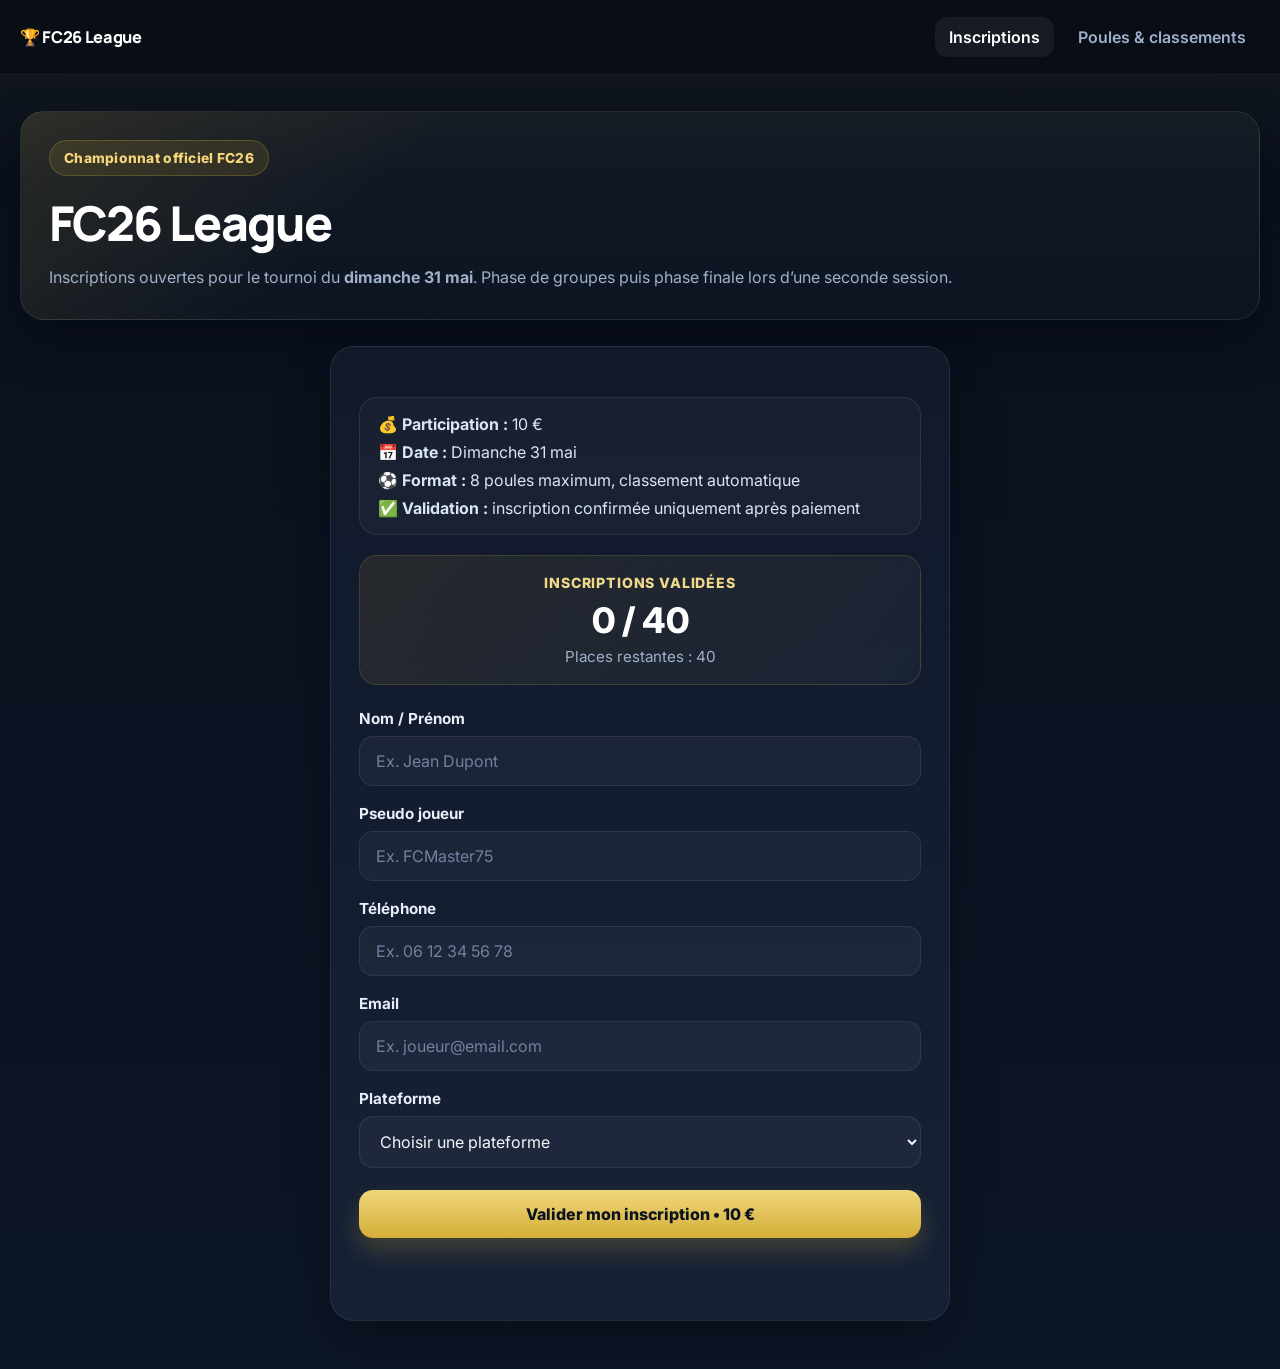
<file: index.html>
<!DOCTYPE html>
<html lang="fr">
<head>
  <meta charset="UTF-8" />
  <meta name="viewport" content="width=device-width, initial-scale=1.0" />
  <title>FC26 League - Inscriptions</title>
  <link rel="stylesheet" href="/style.css" />
</head>
<body>
  <nav class="site-nav">
    <div class="nav-inner">
      <a href="/" class="nav-brand">🏆 FC26 League</a>
      <div class="nav-links">
        <a href="/" class="nav-link active">Inscriptions</a>
        <a href="/groups.html" class="nav-link">Poules & classements</a>
      </div>
    </div>
  </nav>

  <main class="container">
    <section class="page-hero">
      <div class="badge">Championnat officiel FC26</div>
      <h1>FC26 League</h1>
      <p class="subtitle">
        Inscriptions ouvertes pour le tournoi du <strong>dimanche 31 mai</strong>.
        Phase de groupes puis phase finale lors d’une seconde session.
      </p>
    </section>

    <section class="card">
      <div class="info-box">
        <p><strong>💰 Participation :</strong> 10 €</p>
        <p><strong>📅 Date :</strong> Dimanche 31 mai</p>
        <p><strong>⚽ Format :</strong> 8 poules maximum, classement automatique</p>
        <p><strong>✅ Validation :</strong> inscription confirmée uniquement après paiement</p>
      </div>

      <div class="live-counter" id="liveCounter">
        <div class="live-counter-label">Inscriptions validées</div>
        <div class="live-counter-value">
          <span id="paidCount">0</span> / <span id="maxPlayers">40</span>
        </div>
        <div class="live-counter-subtext">
          Places restantes : <span id="remainingSpots">40</span>
        </div>
      </div>

      <form id="registrationForm">
        <label for="nomPrenom">Nom / Prénom</label>
        <input type="text" id="nomPrenom" name="nomPrenom" placeholder="Ex. Jean Dupont" required />

        <label for="pseudo">Pseudo joueur</label>
        <input type="text" id="pseudo" name="pseudo" placeholder="Ex. FCMaster75" required />

        <label for="telephone">Téléphone</label>
        <input type="tel" id="telephone" name="telephone" placeholder="Ex. 06 12 34 56 78" required />

        <label for="email">Email</label>
        <input type="email" id="email" name="email" placeholder="Ex. joueur@email.com" required />

        <label for="console">Plateforme</label>
        <select id="console" name="console" required>
          <option value="">Choisir une plateforme</option>

          <optgroup label="PlayStation">
            <option value="PS5">PS5</option>
            <option value="PS4">PS4</option>
          </optgroup>

          <optgroup label="Xbox">
            <option value="Xbox Series X">Xbox Series X</option>
            <option value="Xbox Series S">Xbox Series S</option>
            <option value="Xbox One X">Xbox One X</option>
            <option value="Xbox One S">Xbox One S</option>
            <option value="Xbox One">Xbox One</option>
          </optgroup>

          <optgroup label="PC">
            <option value="PC">PC</option>
          </optgroup>
        </select>

        <button type="submit" id="payBtn">Valider mon inscription • 10 €</button>
        <p id="statusMessage"></p>
      </form>
    </section>
  </main>

  <script src="/app.js"></script>
</body>
</html>
</file>
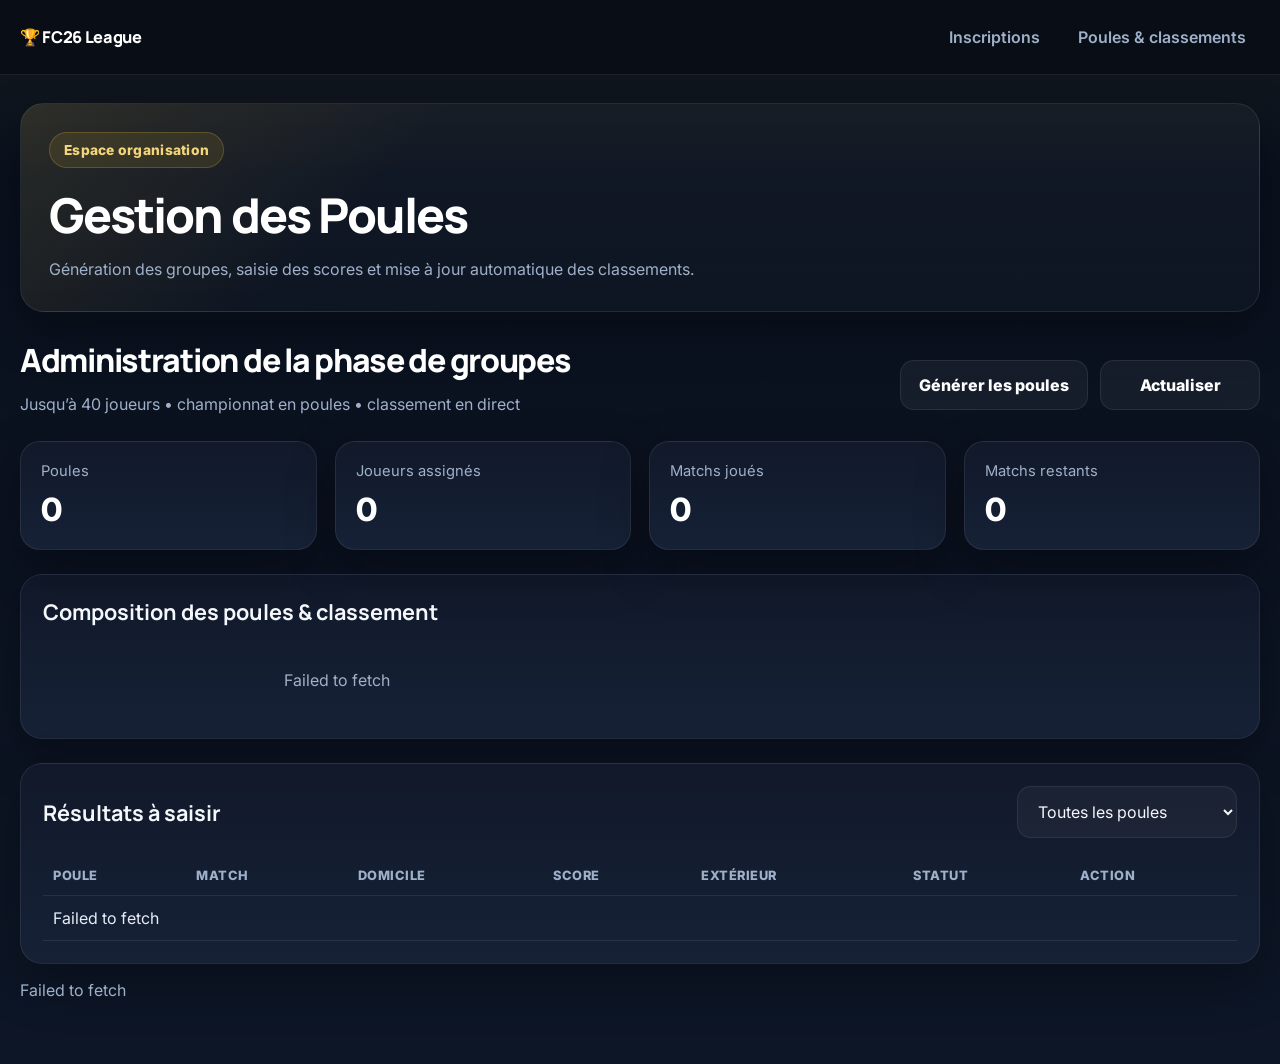
<file: admin-groups.html>
<!DOCTYPE html>
<html lang="fr">
<head>
  <meta charset="UTF-8" />
  <meta name="viewport" content="width=device-width, initial-scale=1.0" />
  <title>Admin League - Gestion des poules</title>
  <link rel="stylesheet" href="/style.css" />
</head>
<body>
  <nav class="site-nav">
    <div class="nav-inner">
      <a href="/" class="nav-brand">🏆 FC26 League</a>
      <div class="nav-links">
        <a href="/" class="nav-link">Inscriptions</a>
        <a href="/groups.html" class="nav-link">Poules & classements</a>
      </div>
    </div>
  </nav>

  <main class="container admin-container">
    <section class="page-hero">
      <div class="badge">Espace organisation</div>
      <h1>Gestion des Poules</h1>
      <p class="subtitle">
        Génération des groupes, saisie des scores et mise à jour automatique des classements.
      </p>
    </section>

    <section class="admin-shell">
      <div class="admin-topbar">
        <div>
          <h2 class="admin-title" style="font-size:2rem;">Administration de la phase de groupes</h2>
          <p class="subtitle">Jusqu’à 40 joueurs • championnat en poules • classement en direct</p>
        </div>

        <div style="display:flex; gap:12px; flex-wrap:wrap;">
          <button id="generateGroupsBtn" class="secondary-btn">Générer les poules</button>
          <button id="refreshGroupsBtn" class="secondary-btn">Actualiser</button>
        </div>
      </div>

      <section class="stats-grid">
        <div class="stat-card">
          <span class="stat-label">Poules</span>
          <strong class="stat-value" id="groupsCount">0</strong>
        </div>

        <div class="stat-card">
          <span class="stat-label">Joueurs assignés</span>
          <strong class="stat-value" id="playersAssigned">0</strong>
        </div>

        <div class="stat-card">
          <span class="stat-label">Matchs joués</span>
          <strong class="stat-value" id="playedMatches">0</strong>
        </div>

        <div class="stat-card">
          <span class="stat-label">Matchs restants</span>
          <strong class="stat-value" id="remainingMatches">0</strong>
        </div>
      </section>

      <section class="panel" style="margin-bottom:24px;">
        <div class="panel-head">
          <h2>Composition des poules & classement</h2>
        </div>
        <div id="groupsStandingsContainer" class="groups-grid">
          <div class="empty-cell">Chargement...</div>
        </div>
      </section>

      <section class="panel">
        <div class="panel-head">
          <h2>Résultats à saisir</h2>
          <select id="groupFilter" class="search-input" style="max-width:220px;">
            <option value="">Toutes les poules</option>
            <option value="A">Poule A</option>
            <option value="B">Poule B</option>
            <option value="C">Poule C</option>
            <option value="D">Poule D</option>
            <option value="E">Poule E</option>
            <option value="F">Poule F</option>
            <option value="G">Poule G</option>
            <option value="H">Poule H</option>
          </select>
        </div>

        <div class="table-wrap">
          <table class="players-table">
            <thead>
              <tr>
                <th>Poule</th>
                <th>Match</th>
                <th>Domicile</th>
                <th>Score</th>
                <th>Extérieur</th>
                <th>Statut</th>
                <th>Action</th>
              </tr>
            </thead>
            <tbody id="groupMatchesTableBody">
              <tr>
                <td colspan="7" class="empty-cell">Chargement des matchs...</td>
              </tr>
            </tbody>
          </table>
        </div>
      </section>

      <p id="adminGroupsStatus" style="margin-top:16px; color:#9fb0c9;"></p>
    </section>
  </main>

  <script src="/admin-groups.js"></script>
</body>
</html>
</file>
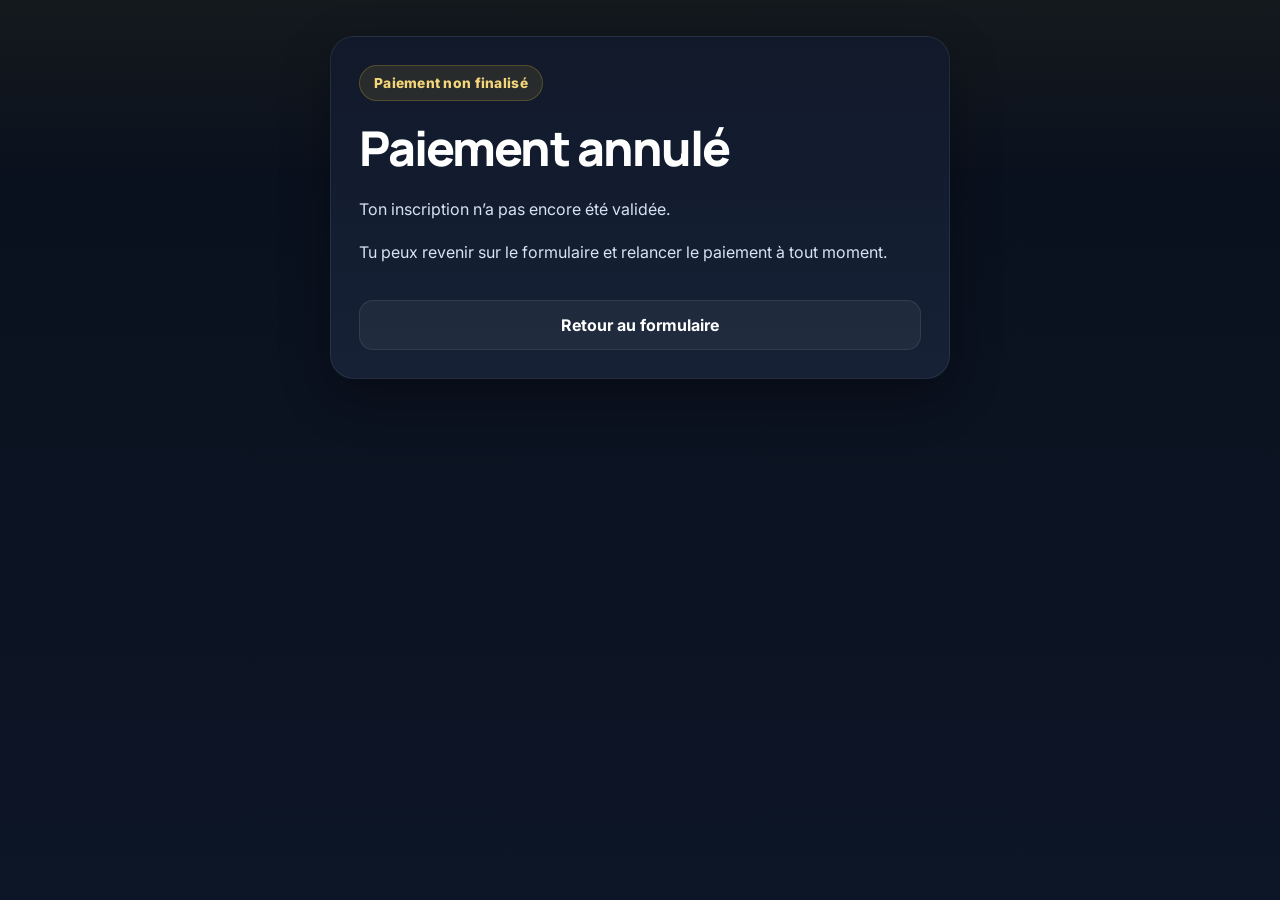
<file: cancel.html>
<!DOCTYPE html>
<html lang="fr">
<head>
  <meta charset="UTF-8" />
  <meta name="viewport" content="width=device-width, initial-scale=1.0" />
  <title>Paiement annulé</title>
  <link rel="stylesheet" href="/style.css" />
</head>
<body>
  <main class="container">
    <section class="card cancel-state">
      <div class="badge">Paiement non finalisé</div>
      <h1>Paiement annulé</h1>
      <p>Ton inscription n’a pas encore été validée.</p>
      <p>Tu peux revenir sur le formulaire et relancer le paiement à tout moment.</p>
      <a class="back-link" href="/">Retour au formulaire</a>
    </section>
  </main>
</body>
</html>
</file>
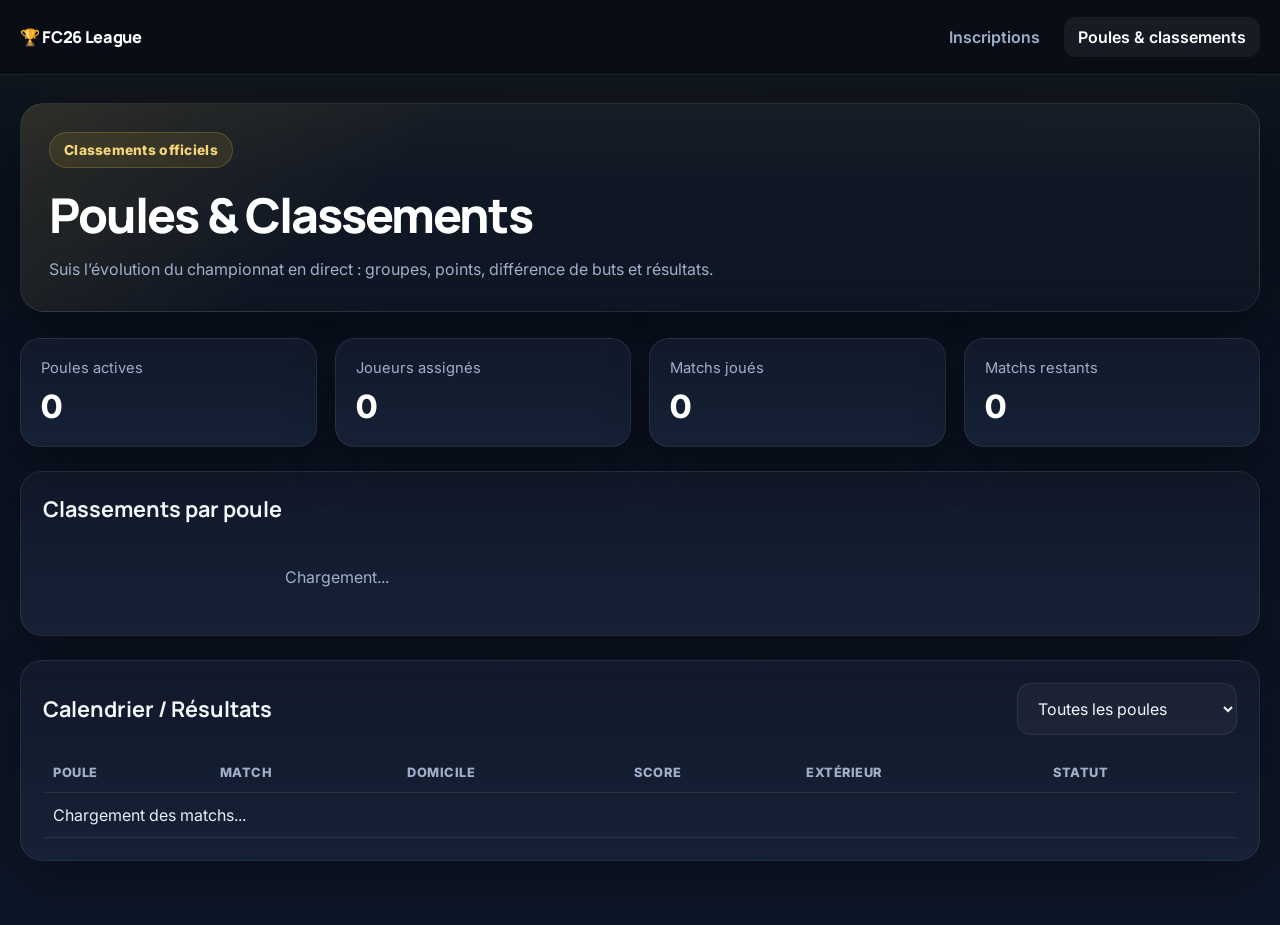
<file: groups.html>
<!DOCTYPE html>
<html lang="fr">
<head>
  <meta charset="UTF-8" />
  <meta name="viewport" content="width=device-width, initial-scale=1.0" />
  <title>FC26 League - Poules & Classements</title>
  <link rel="stylesheet" href="/style.css" />
</head>
<body>
  <nav class="site-nav">
    <div class="nav-inner">
      <a href="/" class="nav-brand">🏆 FC26 League</a>
      <div class="nav-links">
        <a href="/" class="nav-link">Inscriptions</a>
        <a href="/groups.html" class="nav-link active">Poules & classements</a>
      </div>
    </div>
  </nav>

  <main class="container public-page">
    <section class="page-hero">
      <div class="badge">Classements officiels</div>
      <h1>Poules & Classements</h1>
      <p class="subtitle">
        Suis l’évolution du championnat en direct : groupes, points, différence de buts et résultats.
      </p>
    </section>

    <section class="stats-grid">
      <div class="stat-card">
        <span class="stat-label">Poules actives</span>
        <strong class="stat-value" id="publicGroupsCount">0</strong>
      </div>

      <div class="stat-card">
        <span class="stat-label">Joueurs assignés</span>
        <strong class="stat-value" id="publicPlayersCount">0</strong>
      </div>

      <div class="stat-card">
        <span class="stat-label">Matchs joués</span>
        <strong class="stat-value" id="publicPlayedMatches">0</strong>
      </div>

      <div class="stat-card">
        <span class="stat-label">Matchs restants</span>
        <strong class="stat-value" id="publicRemainingMatches">0</strong>
      </div>
    </section>

    <section class="panel" style="margin-bottom:24px;">
      <div class="panel-head">
        <h2>Classements par poule</h2>
      </div>
      <div id="publicGroupsContainer" class="groups-grid">
        <div class="empty-cell">Chargement...</div>
      </div>
    </section>

    <section class="panel">
      <div class="panel-head">
        <h2>Calendrier / Résultats</h2>
        <select id="publicGroupFilter" class="search-input" style="max-width:220px;">
          <option value="">Toutes les poules</option>
          <option value="A">Poule A</option>
          <option value="B">Poule B</option>
          <option value="C">Poule C</option>
          <option value="D">Poule D</option>
          <option value="E">Poule E</option>
          <option value="F">Poule F</option>
          <option value="G">Poule G</option>
          <option value="H">Poule H</option>
        </select>
      </div>

      <div class="table-wrap">
        <table class="players-table">
          <thead>
            <tr>
              <th>Poule</th>
              <th>Match</th>
              <th>Domicile</th>
              <th>Score</th>
              <th>Extérieur</th>
              <th>Statut</th>
            </tr>
          </thead>
          <tbody id="publicMatchesTableBody">
            <tr>
              <td colspan="6" class="empty-cell">Chargement des matchs...</td>
            </tr>
          </tbody>
        </table>
      </div>
    </section>

    <p id="publicStatus" style="margin-top:16px; color:#9fb0c9;"></p>
  </main>

  <script src="/groups.js"></script>
</body>
</html>
</file>
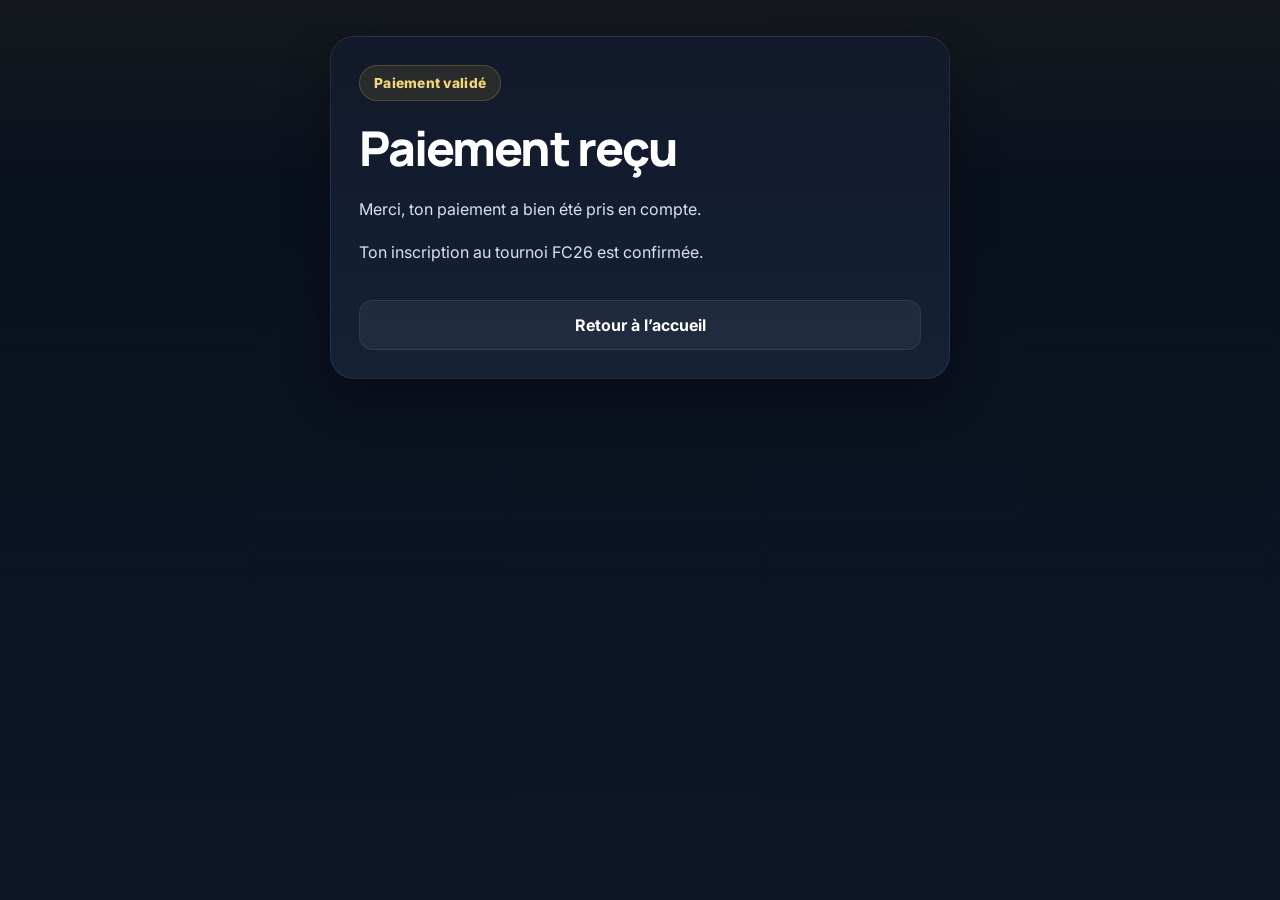
<file: success.html>
<!DOCTYPE html>
<html lang="fr">
<head>
  <meta charset="UTF-8" />
  <meta name="viewport" content="width=device-width, initial-scale=1.0" />
  <title>Paiement reçu</title>
  <link rel="stylesheet" href="/style.css" />
</head>
<body>
  <main class="container">
    <section class="card success-state">
      <div class="badge">Paiement validé</div>
      <h1>Paiement reçu</h1>
      <p>Merci, ton paiement a bien été pris en compte.</p>
      <p>Ton inscription au tournoi FC26 est confirmée.</p>
      <a class="back-link" href="/">Retour à l’accueil</a>
    </section>
  </main>
</body>
</html>
</file>
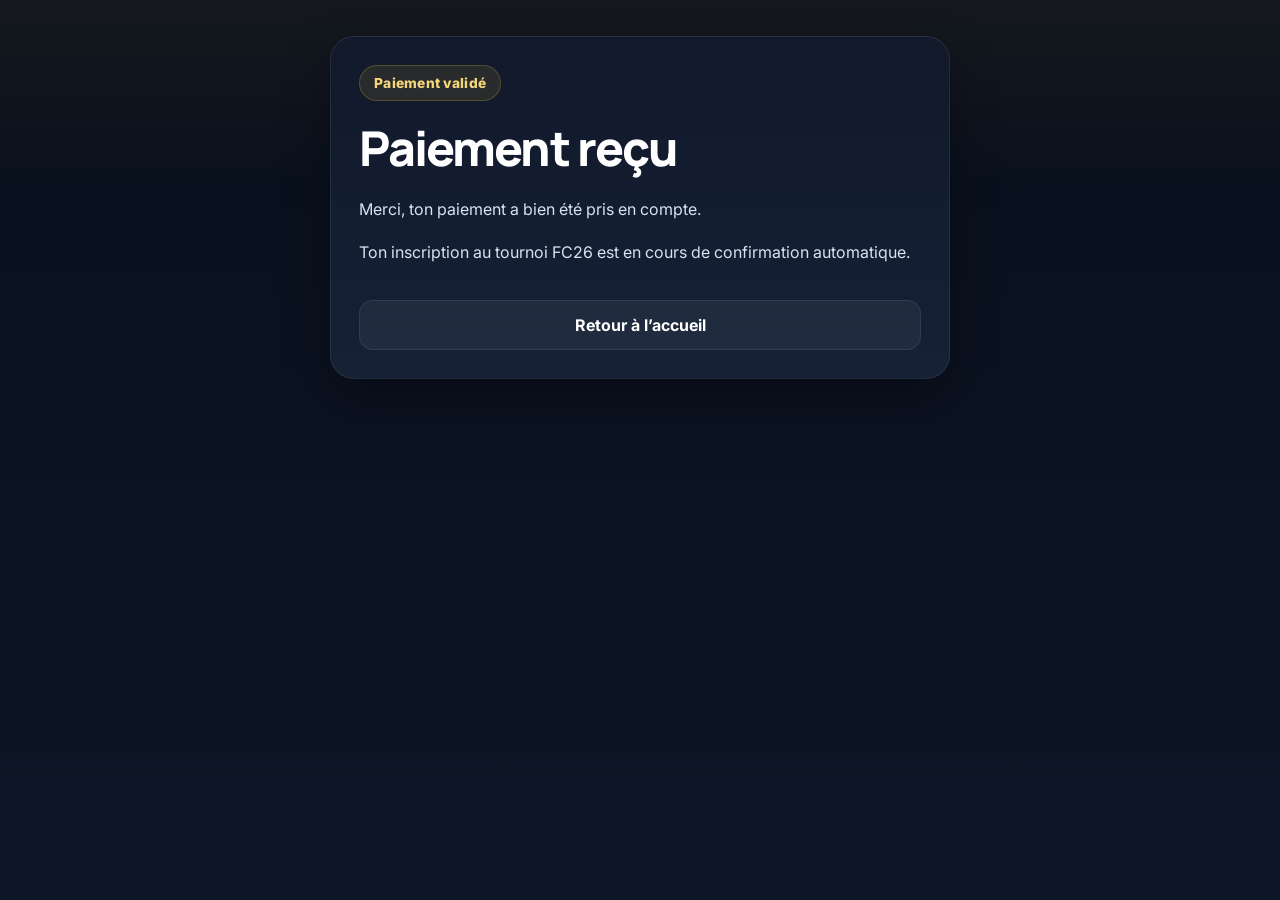
<file: sucess.html>
<!DOCTYPE html>
<html lang="fr">
<head>
  <meta charset="UTF-8" />
  <meta name="viewport" content="width=device-width, initial-scale=1.0" />
  <title>Paiement reçu</title>
  <link rel="stylesheet" href="/style.css" />
</head>
<body>
  <main class="container">
    <section class="card success-state">
      <div class="badge">Paiement validé</div>
      <h1>Paiement reçu</h1>
      <p>Merci, ton paiement a bien été pris en compte.</p>
      <p>Ton inscription au tournoi FC26 est en cours de confirmation automatique.</p>
      <a class="back-link" href="/">Retour à l’accueil</a>
    </section>
  </main>
</body>
</html>
</file>
<file: style.css>
@import url('https://fonts.googleapis.com/css2?family=Inter:wght@400;500;600;700;800&family=Manrope:wght@700;800&display=swap');

:root {
  --bg: #0b1220;
  --bg-soft: #121a2b;
  --panel: #11192a;
  --panel-2: #162136;
  --line: rgba(255, 255, 255, 0.08);
  --text: #f4f7fb;
  --muted: #9fb0c9;
  --accent: #d4af37;
  --accent-dark: #9b7c1f;
  --success: #22c55e;
  --danger: #ef4444;
  --info: #3b82f6;
  --shadow: 0 18px 50px rgba(0, 0, 0, 0.32);
  --radius-xl: 24px;
  --radius-lg: 18px;
  --radius-md: 14px;
  --container: 1240px;
}

* {
  box-sizing: border-box;
}

html {
  scroll-behavior: smooth;
}

body {
  margin: 0;
  font-family: 'Inter', sans-serif;
  background:
    linear-gradient(180deg, rgba(212, 175, 55, 0.06), transparent 180px),
    linear-gradient(180deg, #09101c 0%, #0b1220 45%, #0d1627 100%);
  color: var(--text);
  min-height: 100vh;
}

a {
  color: inherit;
  text-decoration: none;
}

.site-nav {
  position: sticky;
  top: 0;
  z-index: 100;
  backdrop-filter: blur(12px);
  -webkit-backdrop-filter: blur(12px);
  background: rgba(8, 12, 22, 0.84);
  border-bottom: 1px solid var(--line);
}

.nav-inner {
  width: min(var(--container), calc(100% - 32px));
  margin: 0 auto;
  min-height: 74px;
  display: flex;
  align-items: center;
  justify-content: space-between;
  gap: 16px;
}

.nav-brand {
  font-family: 'Manrope', sans-serif;
  font-size: 1.02rem;
  font-weight: 800;
  color: #fff;
  letter-spacing: -0.02em;
}

.nav-links {
  display: flex;
  align-items: center;
  gap: 10px;
}

.nav-link {
  padding: 10px 14px;
  border-radius: 12px;
  color: var(--muted);
  font-weight: 600;
  transition: 0.2s ease;
}

.nav-link:hover,
.nav-link.active {
  color: #fff;
  background: rgba(255, 255, 255, 0.06);
}

.container {
  width: min(var(--container), calc(100% - 32px));
  margin: 0 auto;
  padding: 36px 0 48px;
}

.page-hero {
  margin-bottom: 26px;
  padding: 28px;
  border: 1px solid var(--line);
  border-radius: var(--radius-xl);
  background:
    linear-gradient(135deg, rgba(212, 175, 55, 0.12), transparent 30%),
    linear-gradient(180deg, rgba(255,255,255,0.04), rgba(255,255,255,0.02));
  box-shadow: var(--shadow);
}

.page-hero h1,
.admin-title,
.card h1 {
  margin: 0;
  font-family: 'Manrope', sans-serif;
  font-size: clamp(2rem, 4vw, 3rem);
  font-weight: 800;
  letter-spacing: -0.04em;
  color: #fff;
}

.subtitle {
  margin: 10px 0 0;
  color: var(--muted);
  font-size: 1rem;
  line-height: 1.6;
}

.badge {
  display: inline-flex;
  align-items: center;
  gap: 8px;
  margin-bottom: 14px;
  padding: 9px 14px;
  border-radius: 999px;
  background: rgba(212, 175, 55, 0.12);
  border: 1px solid rgba(212, 175, 55, 0.25);
  color: #f3d57a;
  font-size: 0.86rem;
  font-weight: 800;
  letter-spacing: 0.02em;
}

.card,
.panel,
.stat-card,
.group-card {
  border: 1px solid var(--line);
  background: linear-gradient(180deg, var(--panel), var(--panel-2));
  box-shadow: var(--shadow);
}

.card {
  max-width: 620px;
  margin: 0 auto;
  padding: 28px;
  border-radius: var(--radius-xl);
}

.info-box {
  margin-top: 22px;
  padding: 16px 18px;
  border-radius: var(--radius-lg);
  background: rgba(255,255,255,0.03);
  border: 1px solid var(--line);
}

.info-box p {
  margin: 0 0 8px;
  color: #dbe4f2;
}

.info-box p:last-child {
  margin-bottom: 0;
}

.live-counter {
  margin-top: 20px;
  margin-bottom: 22px;
  padding: 18px;
  border-radius: var(--radius-lg);
  background:
    linear-gradient(135deg, rgba(212, 175, 55, 0.1), rgba(255,255,255,0.03));
  border: 1px solid rgba(212, 175, 55, 0.18);
  text-align: center;
}

.live-counter-label {
  color: #f0d989;
  font-size: 0.88rem;
  font-weight: 800;
  text-transform: uppercase;
  letter-spacing: 0.06em;
  margin-bottom: 8px;
}

.live-counter-value {
  font-size: 2.2rem;
  font-weight: 800;
  color: #fff;
}

.live-counter-subtext {
  margin-top: 6px;
  color: var(--muted);
  font-size: 0.95rem;
}

form {
  margin-top: 24px;
}

label {
  display: block;
  margin: 18px 0 8px;
  color: #e8edf7;
  font-size: 0.95rem;
  font-weight: 700;
}

input,
select,
button {
  font-family: inherit;
}

input,
select,
.search-input,
.score-input {
  width: 100%;
  padding: 14px 16px;
  border-radius: var(--radius-md);
  border: 1px solid var(--line);
  background: rgba(255,255,255,0.04);
  color: var(--text);
  font-size: 1rem;
  outline: none;
  transition: 0.2s ease;
}

input::placeholder {
  color: #70819f;
}

input:focus,
select:focus,
.search-input:focus,
.score-input:focus {
  border-color: rgba(212, 175, 55, 0.45);
  box-shadow: 0 0 0 4px rgba(212, 175, 55, 0.12);
}

select option {
  background: #10192a;
}

button {
  width: 100%;
  margin-top: 22px;
  padding: 14px 18px;
  border: none;
  border-radius: 14px;
  cursor: pointer;
  font-size: 1rem;
  font-weight: 800;
  color: #0b1220;
  background: linear-gradient(180deg, #f1d77c 0%, #d4af37 100%);
  box-shadow: 0 12px 24px rgba(212, 175, 55, 0.24);
  transition: 0.18s ease;
}

button:hover {
  transform: translateY(-1px);
  filter: brightness(1.03);
}

button:disabled {
  opacity: 0.7;
  cursor: not-allowed;
  transform: none;
}

.secondary-btn,
.mini-btn,
.back-link {
  background: rgba(255,255,255,0.05);
  color: #fff;
  border: 1px solid var(--line);
  box-shadow: none;
}

.secondary-btn {
  width: auto;
  min-width: 160px;
}

.mini-btn {
  width: auto;
  min-width: 0;
  padding: 10px 12px;
  font-size: 0.88rem;
  margin-top: 0;
}

.back-link {
  display: inline-flex;
  align-items: center;
  justify-content: center;
  width: 100%;
  margin-top: 18px;
  padding: 14px 18px;
  border-radius: 14px;
  font-weight: 700;
}

#statusMessage {
  min-height: 24px;
  margin-top: 14px;
  color: var(--muted);
  line-height: 1.5;
}

.admin-container,
.public-page {
  padding-top: 28px;
}

.admin-shell {
  width: 100%;
}

.admin-topbar {
  display: flex;
  justify-content: space-between;
  align-items: flex-start;
  gap: 16px;
  margin-bottom: 24px;
}

.stats-grid {
  display: grid;
  grid-template-columns: repeat(4, 1fr);
  gap: 18px;
  margin-bottom: 24px;
}

.stat-card {
  padding: 20px;
  border-radius: 20px;
}

.stat-label {
  display: block;
  color: var(--muted);
  font-size: 0.92rem;
  margin-bottom: 10px;
}

.stat-value {
  font-size: 2rem;
  font-weight: 800;
  color: #fff;
}

.panel {
  padding: 22px;
  border-radius: 22px;
}

.panel-head {
  display: flex;
  justify-content: space-between;
  align-items: center;
  gap: 16px;
  margin-bottom: 18px;
}

.panel-head h2 {
  margin: 0;
  font-family: 'Manrope', sans-serif;
  font-size: 1.35rem;
}

.table-wrap,
.group-table-wrap {
  overflow-x: auto;
}

.players-table,
.group-standings-table {
  width: 100%;
  border-collapse: collapse;
}

.players-table th,
.players-table td,
.group-standings-table th,
.group-standings-table td {
  padding: 12px 10px;
  border-bottom: 1px solid var(--line);
  text-align: left;
  color: #e7edf8;
}

.players-table th,
.group-standings-table th {
  color: var(--muted);
  text-transform: uppercase;
  letter-spacing: 0.04em;
  font-size: 0.8rem;
  font-weight: 800;
}

.players-table tr:hover td,
.group-standings-table tr:hover td {
  background: rgba(255,255,255,0.03);
}

.status-pill {
  display: inline-flex;
  align-items: center;
  justify-content: center;
  padding: 7px 10px;
  border-radius: 999px;
  font-size: 0.8rem;
  font-weight: 800;
  text-transform: uppercase;
}

.status-paid {
  background: rgba(34, 197, 94, 0.14);
  color: #88efab;
  border: 1px solid rgba(34, 197, 94, 0.24);
}

.status-pending {
  background: rgba(59, 130, 246, 0.14);
  color: #9ac2ff;
  border: 1px solid rgba(59, 130, 246, 0.24);
}

.empty-cell {
  text-align: center;
  color: var(--muted);
  padding: 26px 10px;
}

.groups-grid {
  display: grid;
  grid-template-columns: repeat(2, 1fr);
  gap: 18px;
}

.group-card {
  padding: 18px;
  border-radius: 20px;
}

.group-card-head {
  display: flex;
  align-items: center;
  justify-content: space-between;
  margin-bottom: 14px;
}

.group-card-head h3 {
  margin: 0;
  font-family: 'Manrope', sans-serif;
  font-size: 1.25rem;
}

.group-section + .group-section {
  margin-top: 16px;
}

.mini-title {
  margin-bottom: 10px;
  color: var(--accent);
  font-size: 0.82rem;
  text-transform: uppercase;
  font-weight: 800;
  letter-spacing: 0.06em;
}

.group-player-list {
  list-style: none;
  margin: 0;
  padding: 0;
}

.group-player-list li {
  display: flex;
  justify-content: space-between;
  gap: 12px;
  padding: 8px 0;
  border-bottom: 1px solid var(--line);
  color: #e5edf9;
}

.group-player-list li:last-child {
  border-bottom: none;
}

.group-player-list small {
  color: var(--muted);
}

.score-editor {
  display: inline-flex;
  align-items: center;
  gap: 8px;
}

.score-input {
  width: 68px;
  padding: 10px 8px;
  text-align: center;
}

.success-state p,
.cancel-state p {
  color: #d7e2f2;
  line-height: 1.7;
}

@media (max-width: 980px) {
  .stats-grid,
  .groups-grid {
    grid-template-columns: 1fr;
  }

  .admin-topbar,
  .panel-head {
    flex-direction: column;
    align-items: stretch;
  }

  .secondary-btn,
  .search-input {
    width: 100%;
    max-width: 100%;
  }
}

@media (max-width: 720px) {
  .nav-inner {
    min-height: auto;
    padding: 14px 0;
    flex-direction: column;
    align-items: stretch;
  }

  .nav-links {
    width: 100%;
    justify-content: space-between;
  }

  .nav-link {
    flex: 1;
    text-align: center;
  }

  .container {
    width: min(var(--container), calc(100% - 20px));
    padding-top: 20px;
  }

  .page-hero,
  .card,
  .panel,
  .stat-card,
  .group-card {
    border-radius: 18px;
  }
}
</file>
